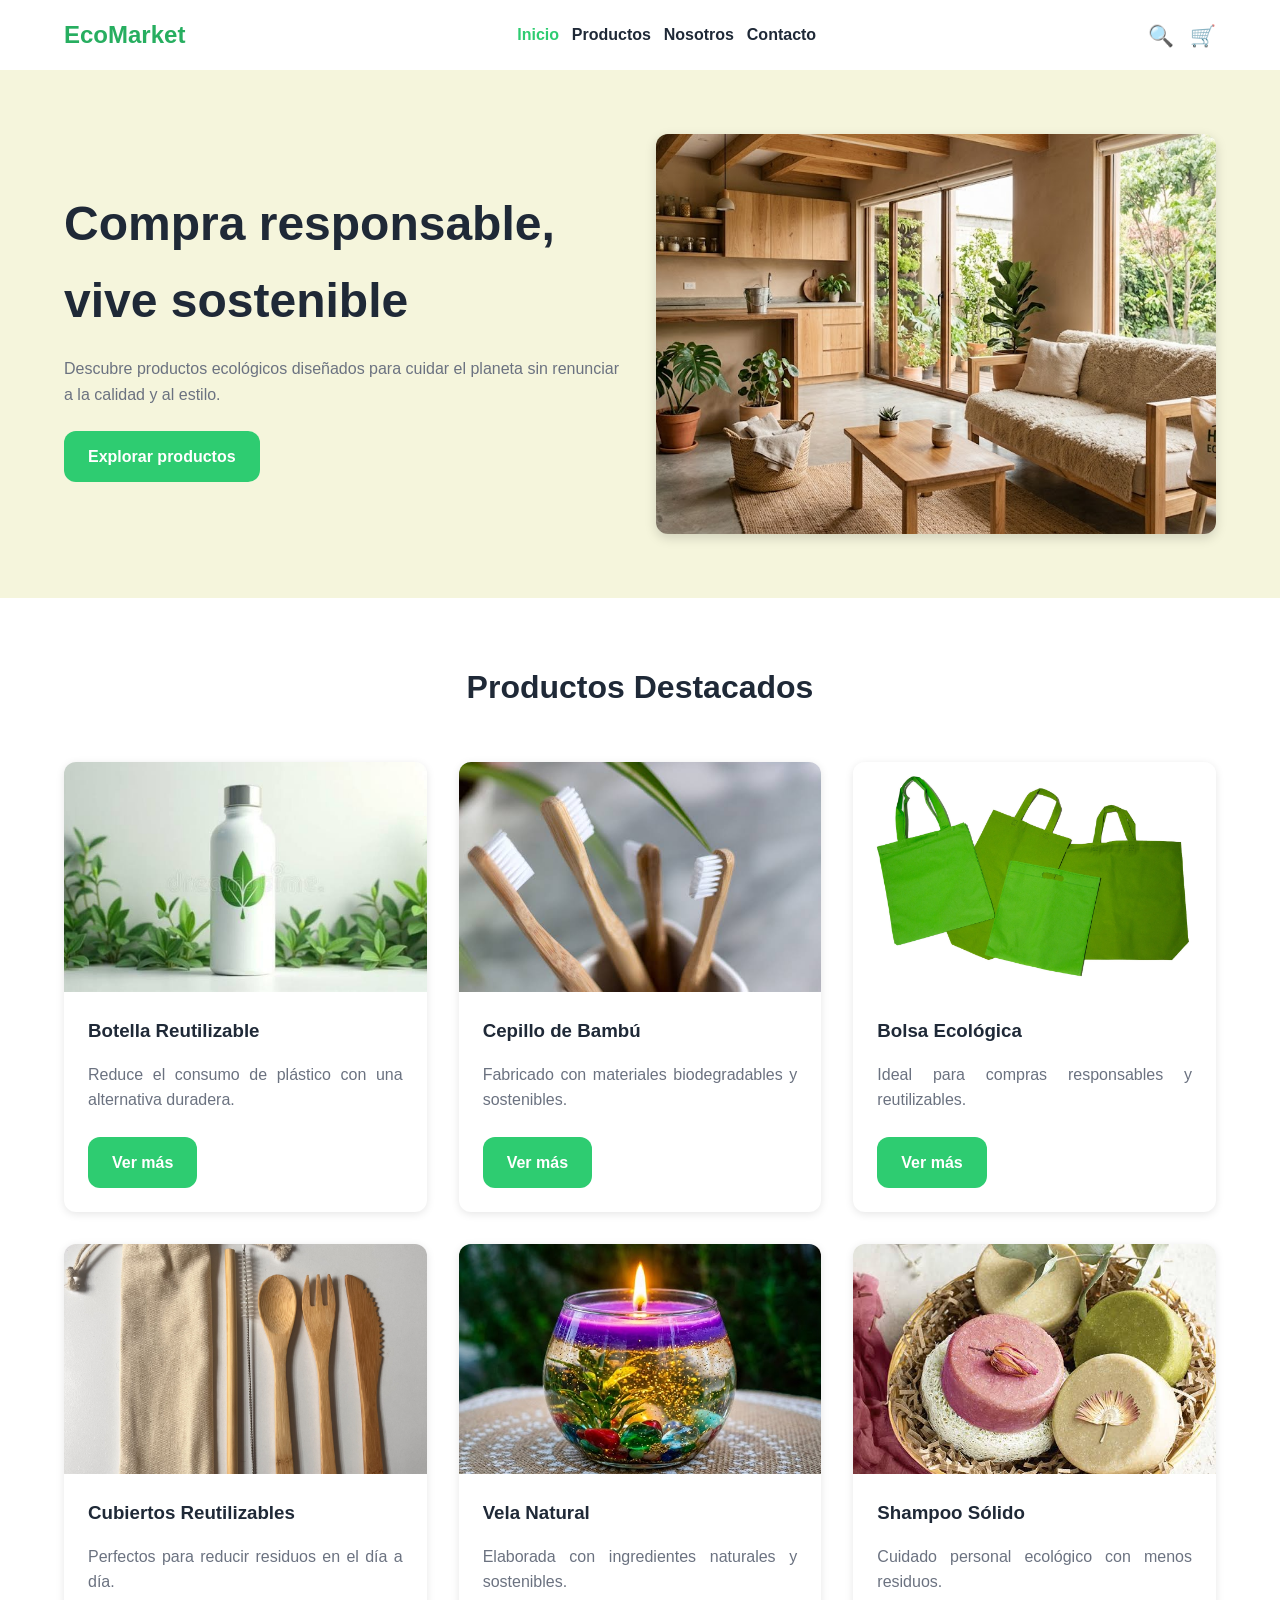
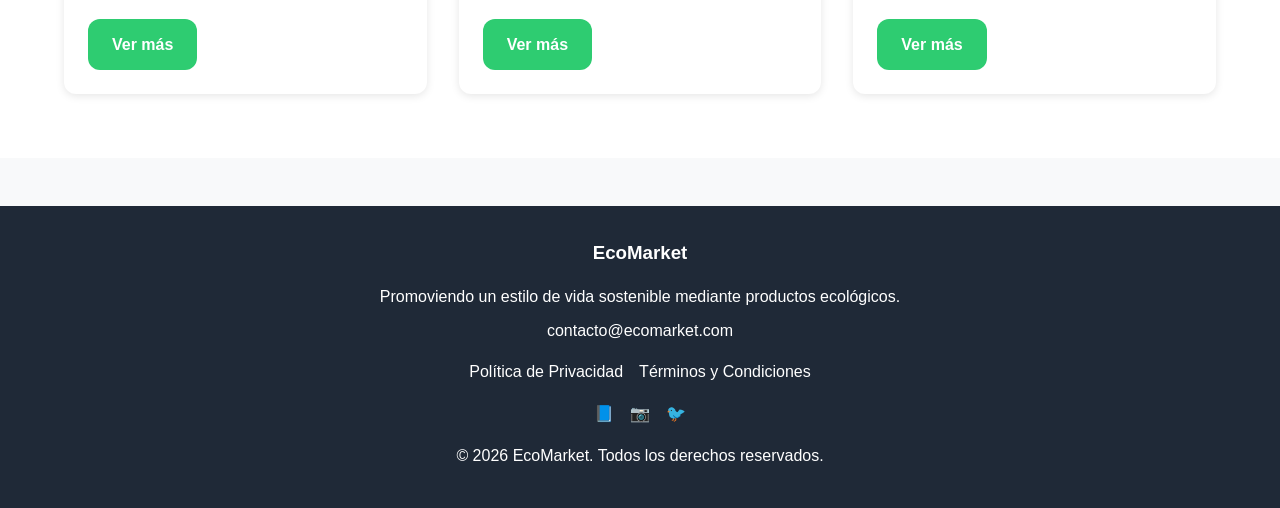
<file: index.html>
<!DOCTYPE html>
<html lang="es">

<head>
    <meta charset="UTF-8">
    <meta name="viewport" content="width=device-width, initial-scale=1.0">
    <meta
        name="description"
        content="Tienda online de productos ecológicos y sostenibles para un estilo de vida responsable."
    >
    <title>EcoMarket | Inicio</title>

    <link rel="stylesheet" href="css/main.css">
    <link rel="stylesheet" href="css/layout.css">
    <link rel="stylesheet" href="css/components.css">
    <link rel="stylesheet" href="css/animations.css">
</head>

<body>

    <header>
        <div class="container">
            <nav class="navbar">

                <h1 class="logo">
                    <a href="index.html">EcoMarket</a>
                </h1>

                <ul class="nav-menu">
                    <li><a href="index.html" class="active">Inicio</a></li>
                    <li><a href="views/products.html">Productos</a></li>
                    <li><a href="views/sobre-nosotros.html">Nosotros</a></li>
                    <li><a href="views/contacto.html">Contacto</a></li>
                </ul>

                <div class="nav-icons">
                    <a href="#" aria-label="Buscar productos">🔍</a>
                    <a href="#" aria-label="Carrito de compras">🛒</a>
                </div>

            </nav>
        </div>
    </header>

    <main>

        <section class="hero">
            <div class="container">

                <div class="hero-content">
                    <h2>Compra responsable, vive sostenible</h2>

                    <p>
                        Descubre productos ecológicos diseñados para cuidar el planeta
                        sin renunciar a la calidad y al estilo.
                    </p>

                    <a href="views/products.html" class="btn">
                        Explorar productos
                    </a>
                </div>

                <div class="hero-image">
                    <img src="img/hero/hero-home.jpg" alt="Productos ecológicos">
                </div>

            </div>
        </section>

        <section class="featured-products">

            <div class="container">

                <h2 class="section-title">Productos Destacados</h2>

                <div class="products-grid">

                    <article class="card">

                        <img src="img/products/product-01.jpg" alt="Botella reutilizable">

                        <div class="card-content">
                            <h3>Botella Reutilizable</h3>
                            <p>
                                Reduce el consumo de plástico con una alternativa duradera.
                            </p>
                            <a href="#" class="btn">Ver más</a>
                        </div>

                    </article>

                    <article class="card">

                        <img src="img/products/product-02.jpg" alt="Cepillo de bambú">

                        <div class="card-content">
                            <h3>Cepillo de Bambú</h3>
                            <p>
                                Fabricado con materiales biodegradables y sostenibles.
                            </p>
                            <a href="#" class="btn">Ver más</a>
                        </div>

                    </article>

                    <article class="card">

                        <img src="img/products/product-03.jpg" alt="Bolsa ecológica">

                        <div class="card-content">
                            <h3>Bolsa Ecológica</h3>
                            <p>
                                Ideal para compras responsables y reutilizables.
                            </p>
                            <a href="#" class="btn">Ver más</a>
                        </div>

                    </article>

                    <article class="card">

                        <img src="img/products/product-04.jpg" alt="Cubiertos reutilizables">

                        <div class="card-content">
                            <h3>Cubiertos Reutilizables</h3>
                            <p>
                                Perfectos para reducir residuos en el día a día.
                            </p>
                            <a href="#" class="btn">Ver más</a>
                        </div>

                    </article>

                    <article class="card">

                        <img src="img/products/product-05.jpg" alt="Vela natural">

                        <div class="card-content">
                            <h3>Vela Natural</h3>
                            <p>
                                Elaborada con ingredientes naturales y sostenibles.
                            </p>
                            <a href="#" class="btn">Ver más</a>
                        </div>

                    </article>

                    <article class="card">

                        <img src="img/products/product-06.jpg" alt="Shampoo sólido">

                        <div class="card-content">
                            <h3>Shampoo Sólido</h3>
                            <p>
                                Cuidado personal ecológico con menos residuos.
                            </p>
                            <a href="#" class="btn">Ver más</a>
                        </div>

                    </article>

                </div>

            </div>

        </section>

    </main>

    <footer>
        <div class="container">

            <h3>EcoMarket</h3>

            <p>
                Promoviendo un estilo de vida sostenible mediante productos ecológicos.
            </p>

            <p>
                contacto@ecomarket.com
            </p>

            <div class="footer-links">
                <a href="#">Política de Privacidad</a>
                <a href="#">Términos y Condiciones</a>
            </div>

            <div class="footer-social">
                <a href="#" aria-label="Facebook">📘</a>
                <a href="#" aria-label="Instagram">📷</a>
                <a href="#" aria-label="Twitter">🐦</a>
            </div>

            <p>
                © 2026 EcoMarket. Todos los derechos reservados.
            </p>

        </div>
    </footer>

</body>

</html>
</file>
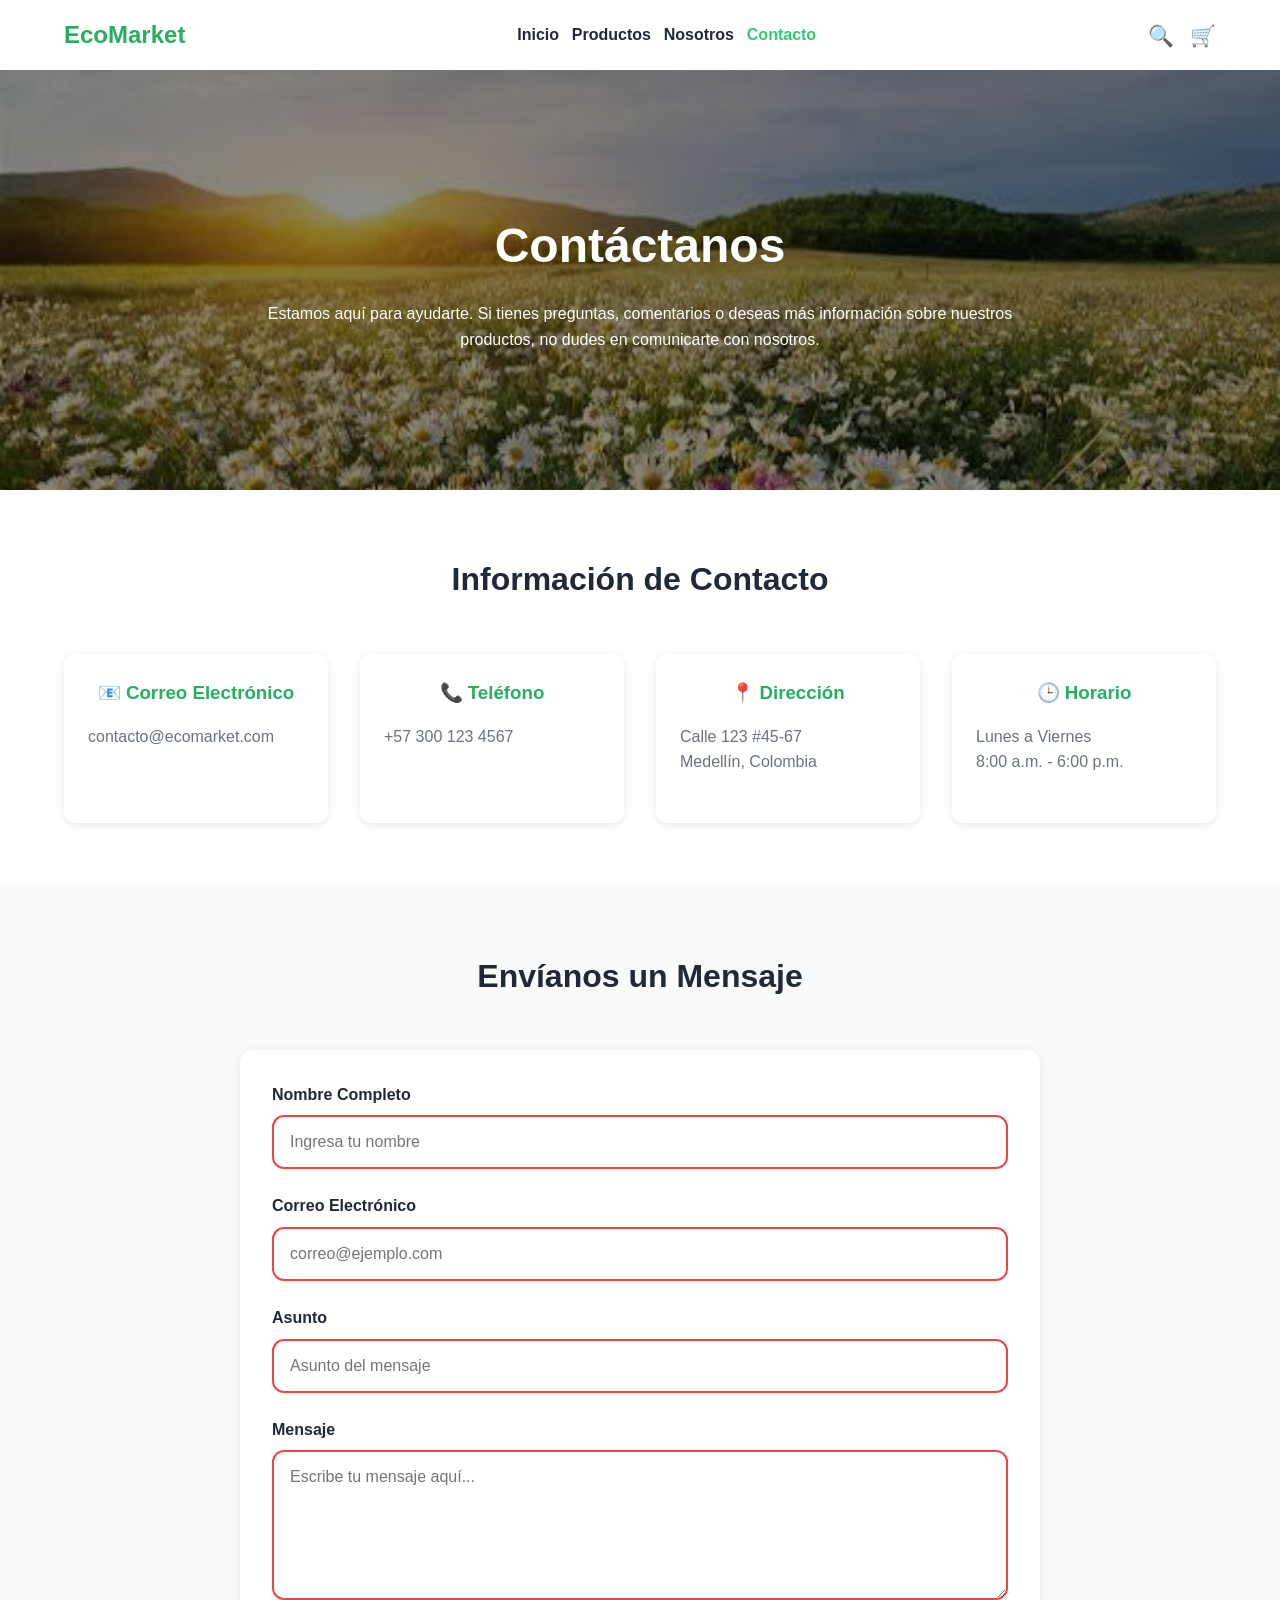
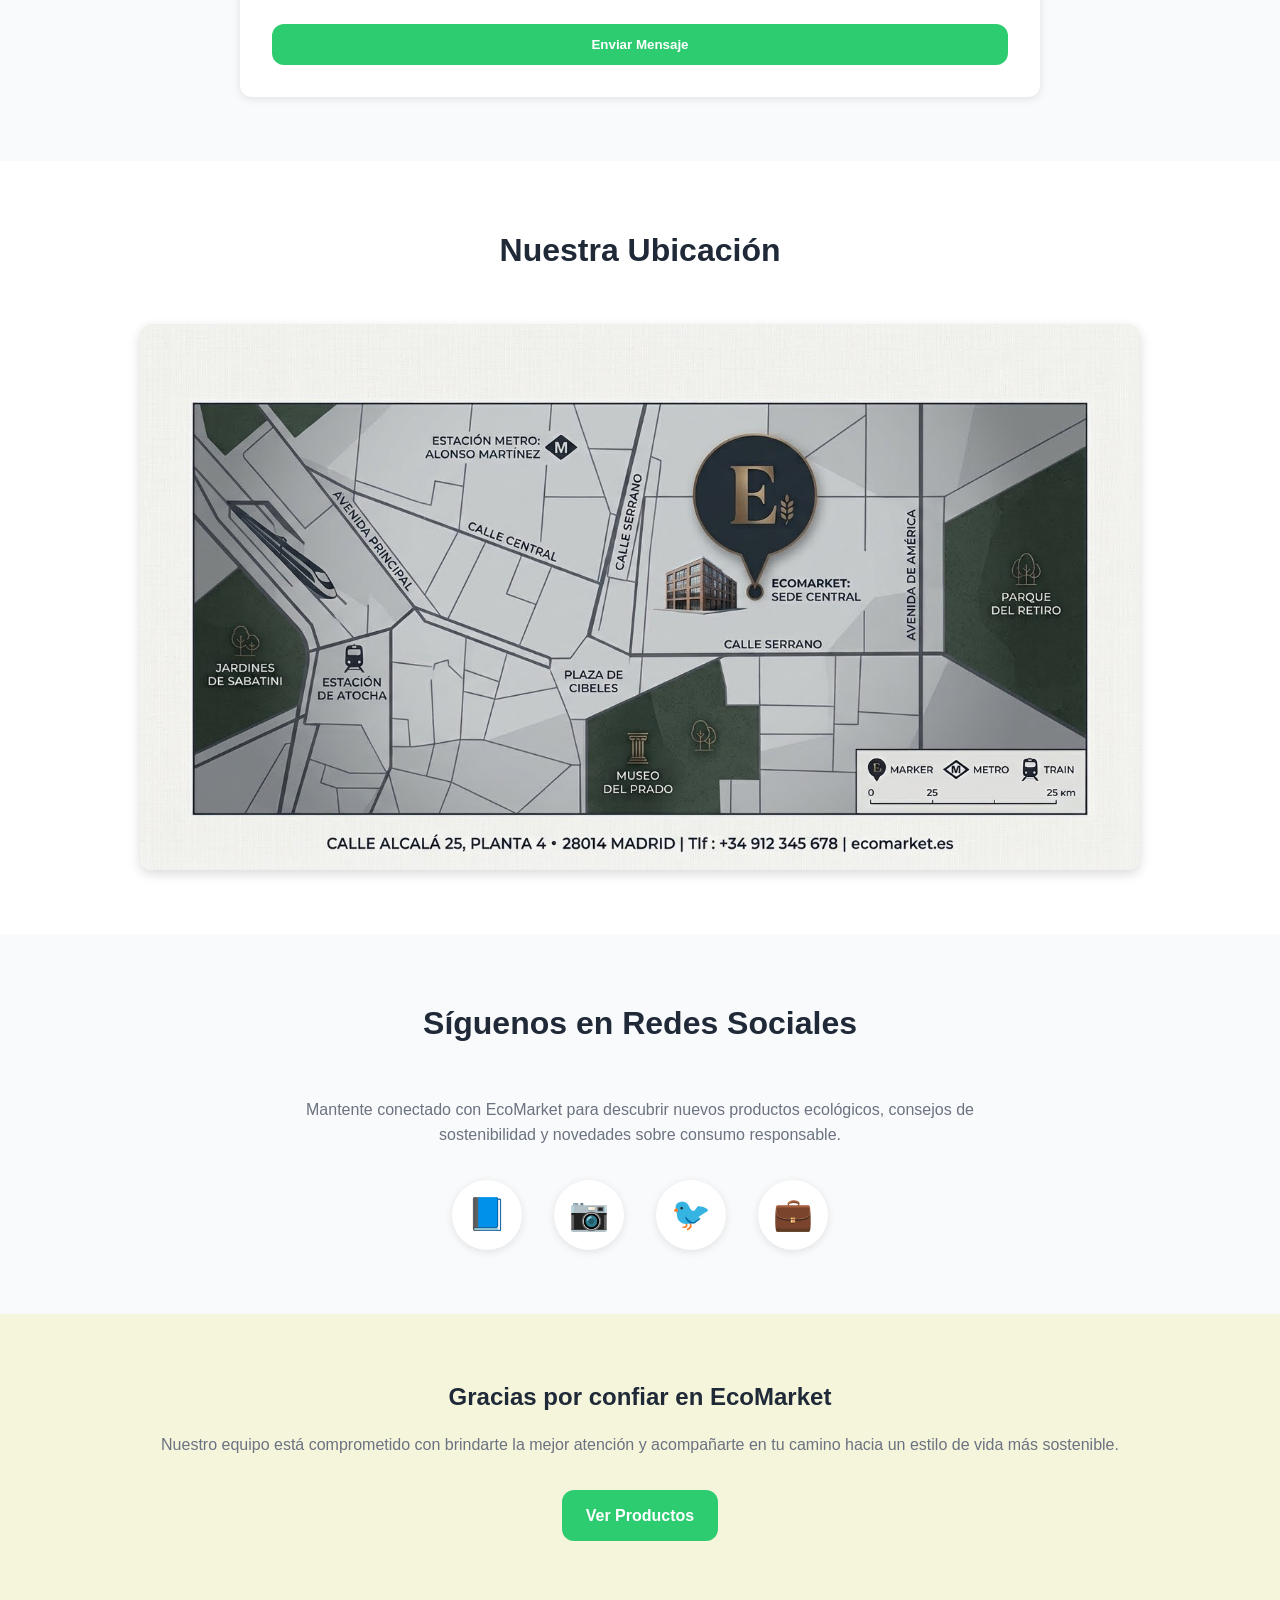
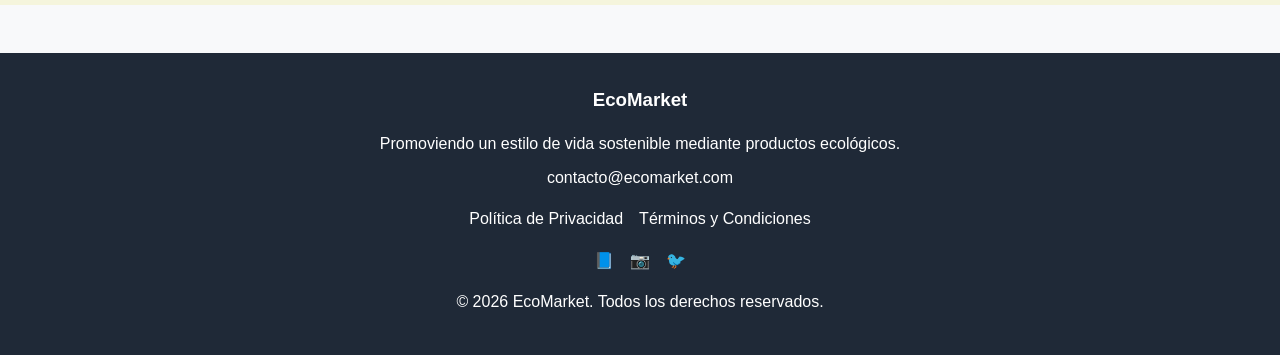
<file: views/contacto.html>
<!DOCTYPE html>
<html lang="es">

<head>
    <meta charset="UTF-8">
    <meta name="viewport" content="width=device-width, initial-scale=1.0">

    <meta
        name="description"
        content="Ponte en contacto con EcoMarket. Resuelve tus dudas, comparte tus comentarios o recibe asesoría sobre nuestros productos ecológicos."
    >

    <title>EcoMarket | Contacto</title>

    <link rel="stylesheet" href="../css/main.css">
    <link rel="stylesheet" href="../css/layout.css">
    <link rel="stylesheet" href="../css/components.css">
    <link rel="stylesheet" href="../css/animations.css">
</head>

<body>

    <header>
        <div class="container">

            <nav class="navbar">

                <h1 class="logo">
                    <a href="../index.html">EcoMarket</a>
                </h1>

                <ul class="nav-menu">
                    <li><a href="../index.html">Inicio</a></li>
                    <li><a href="products.html">Productos</a></li>
                    <li><a href="sobre-nosotros.html">Nosotros</a></li>
                    <li><a href="contacto.html" class="active">Contacto</a></li>
                </ul>

                <div class="nav-icons">
                    <a href="#" aria-label="Buscar productos">🔍</a>
                    <a href="#" aria-label="Carrito de compras">🛒</a>
                </div>

            </nav>

        </div>
    </header>

    <main>

        <section class="contact-hero">
            <div class="container">

                <h2>Contáctanos</h2>

                <p>
                    Estamos aquí para ayudarte. Si tienes preguntas,
                    comentarios o deseas más información sobre nuestros productos,
                    no dudes en comunicarte con nosotros.
                </p>

            </div>
        </section>

        <section class="contact-info">
            <div class="container">

                <h2 class="section-title">
                    Información de Contacto
                </h2>

                <div class="cards-container">

                    <article class="card">
                        <div class="card-content">
                            <h3>📧 Correo Electrónico</h3>
                            <p>contacto@ecomarket.com</p>
                        </div>
                    </article>

                    <article class="card">
                        <div class="card-content">
                            <h3>📞 Teléfono</h3>
                            <p>+57 300 123 4567</p>
                        </div>
                    </article>

                    <article class="card">
                        <div class="card-content">
                            <h3>📍 Dirección</h3>
                            <p>
                                Calle 123 #45-67<br>
                                Medellín, Colombia
                            </p>
                        </div>
                    </article>

                    <article class="card">
                        <div class="card-content">
                            <h3>🕒 Horario</h3>
                            <p>
                                Lunes a Viernes<br>
                                8:00 a.m. - 6:00 p.m.
                            </p>
                        </div>
                    </article>

                </div>

            </div>
        </section>

        <section class="contact-form-section">
            <div class="container">

                <h2 class="section-title">
                    Envíanos un Mensaje
                </h2>

                <form class="contact-form">

                    <div class="form-group">
                        <label for="nombre">Nombre Completo</label>

                        <input
                            type="text"
                            id="nombre"
                            name="nombre"
                            placeholder="Ingresa tu nombre"
                            required
                        >
                    </div>

                    <div class="form-group">
                        <label for="correo">Correo Electrónico</label>

                        <input
                            type="email"
                            id="correo"
                            name="correo"
                            placeholder="correo@ejemplo.com"
                            required
                        >
                    </div>

                    <div class="form-group">
                        <label for="asunto">Asunto</label>

                        <input
                            type="text"
                            id="asunto"
                            name="asunto"
                            placeholder="Asunto del mensaje"
                            required
                        >
                    </div>

                    <div class="form-group">
                        <label for="mensaje">Mensaje</label>

                        <textarea
                            id="mensaje"
                            name="mensaje"
                            rows="6"
                            placeholder="Escribe tu mensaje aquí..."
                            required
                        ></textarea>
                    </div>

                    <button type="submit" class="btn">
                        Enviar Mensaje
                    </button>

                </form>

            </div>
        </section>

        <section class="map-section">

            <div class="container">

                <h2 class="section-title">
                    Nuestra Ubicación
                </h2>

                <div class="map-container">

                    <img
                        src="../img/icons/mapa-ubicacion.jpg"
                        alt="Mapa de ubicación de EcoMarket"
                >

            </div>

            </div>

        </section>
         
        <section class="social-section">

            <div class="container">

                <h2 class="section-title">
                    Síguenos en Redes Sociales
                </h2>

                <p class="social-text">
                    Mantente conectado con EcoMarket para descubrir nuevos productos
                    ecológicos, consejos de sostenibilidad y novedades sobre consumo responsable.
                </p>

                <div class="social-links">

                    <a href="#" class="social-icon" aria-label="Facebook">
                        📘
                    </a>

                    <a href="#" class="social-icon" aria-label="Instagram">
                        📷
                    </a>

                    <a href="#" class="social-icon" aria-label="Twitter">
                        🐦
                    </a>

                    <a href="#" class="social-icon" aria-label="LinkedIn">
                        💼
                    </a>

                </div>

            </div>

        </section>

        <section class="cta-section">
            <div class="container">

                <h2>Gracias por confiar en EcoMarket</h2>

                <p>
                    Nuestro equipo está comprometido con brindarte la mejor atención
                    y acompañarte en tu camino hacia un estilo de vida más sostenible.
                </p>

                <a href="products.html" class="btn">
                    Ver Productos
                </a>

            </div>
        </section>

    </main>

    <footer>
        <div class="container">

            <h3>EcoMarket</h3>

            <p>
                Promoviendo un estilo de vida sostenible mediante productos ecológicos.
            </p>

            <p>
                contacto@ecomarket.com
            </p>

            <div class="footer-links">
                <a href="#">Política de Privacidad</a>
                <a href="#">Términos y Condiciones</a>
            </div>

            <div class="footer-social">
                <a href="#" aria-label="Facebook">📘</a>
                <a href="#" aria-label="Instagram">📷</a>
                <a href="#" aria-label="Twitter">🐦</a>
            </div>

            <p>
                © 2026 EcoMarket. Todos los derechos reservados.
            </p>

        </div>
    </footer>

</body>

</html>
</file>
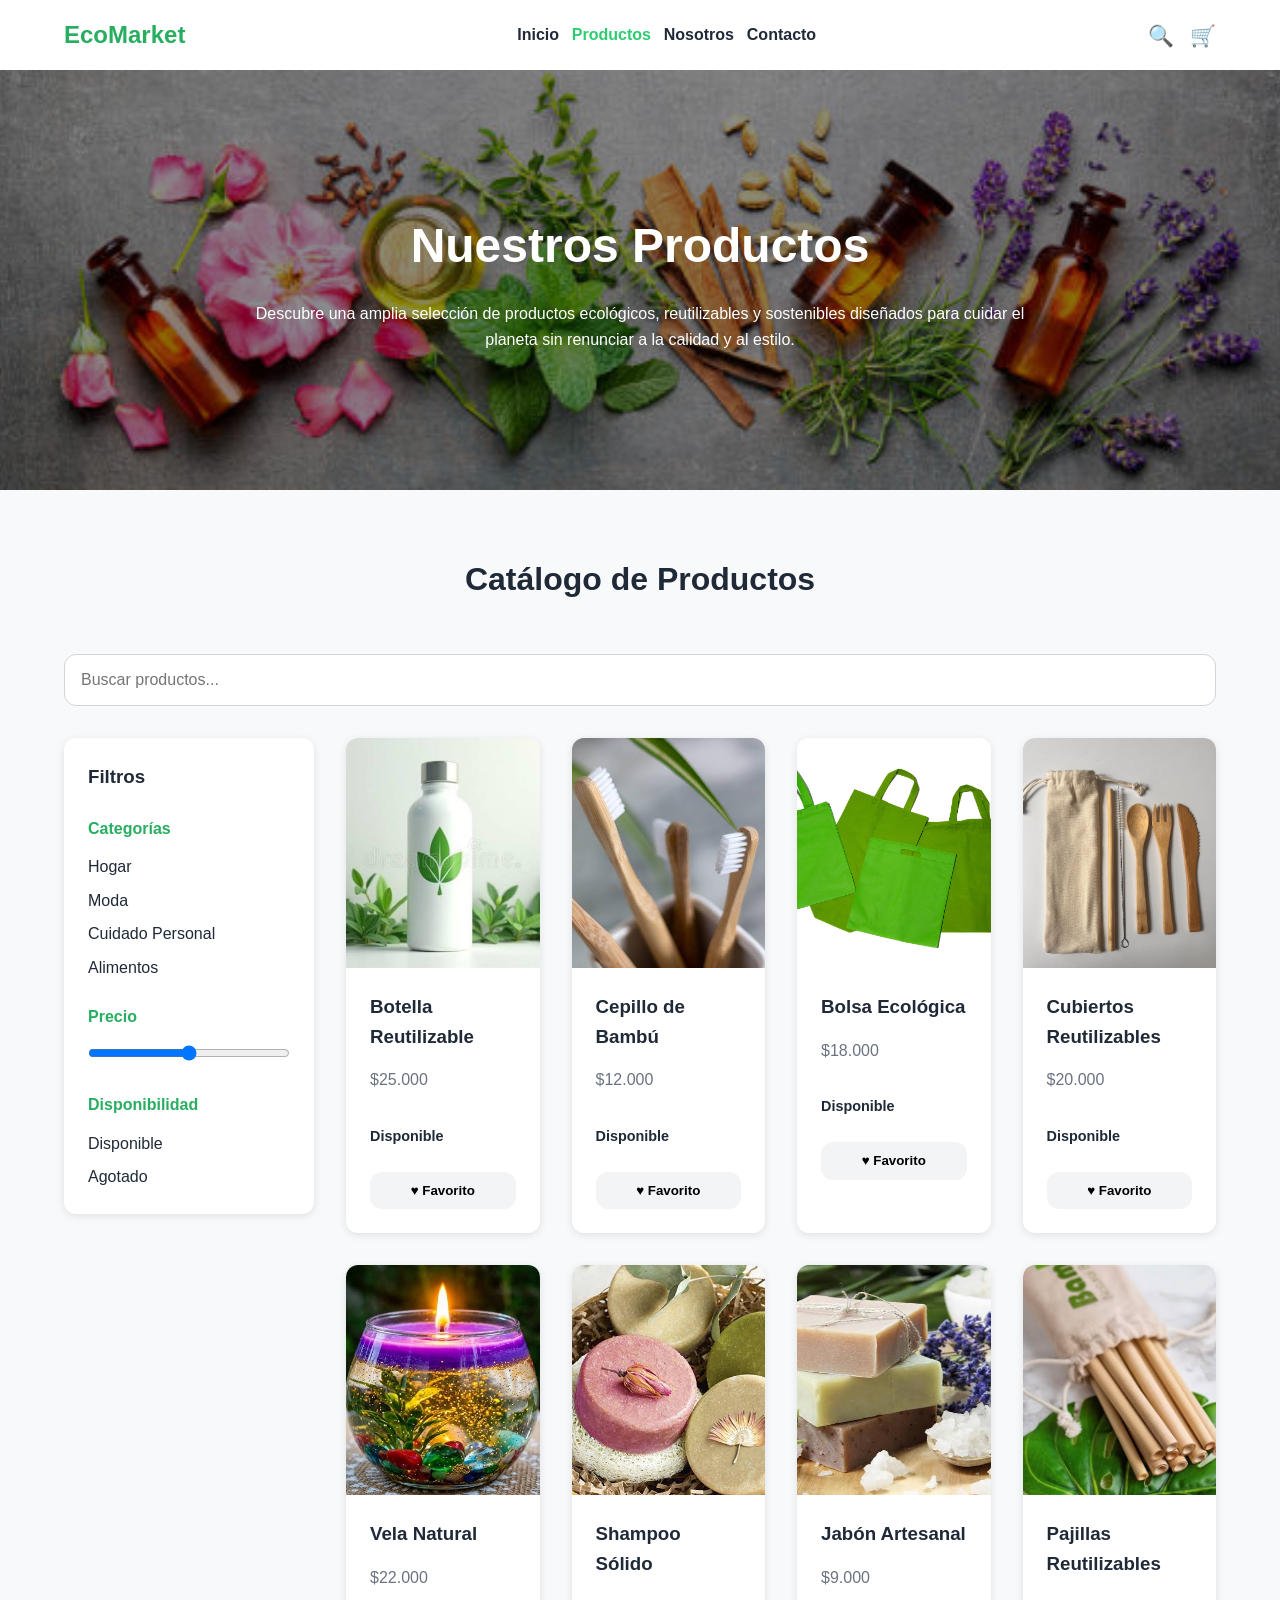
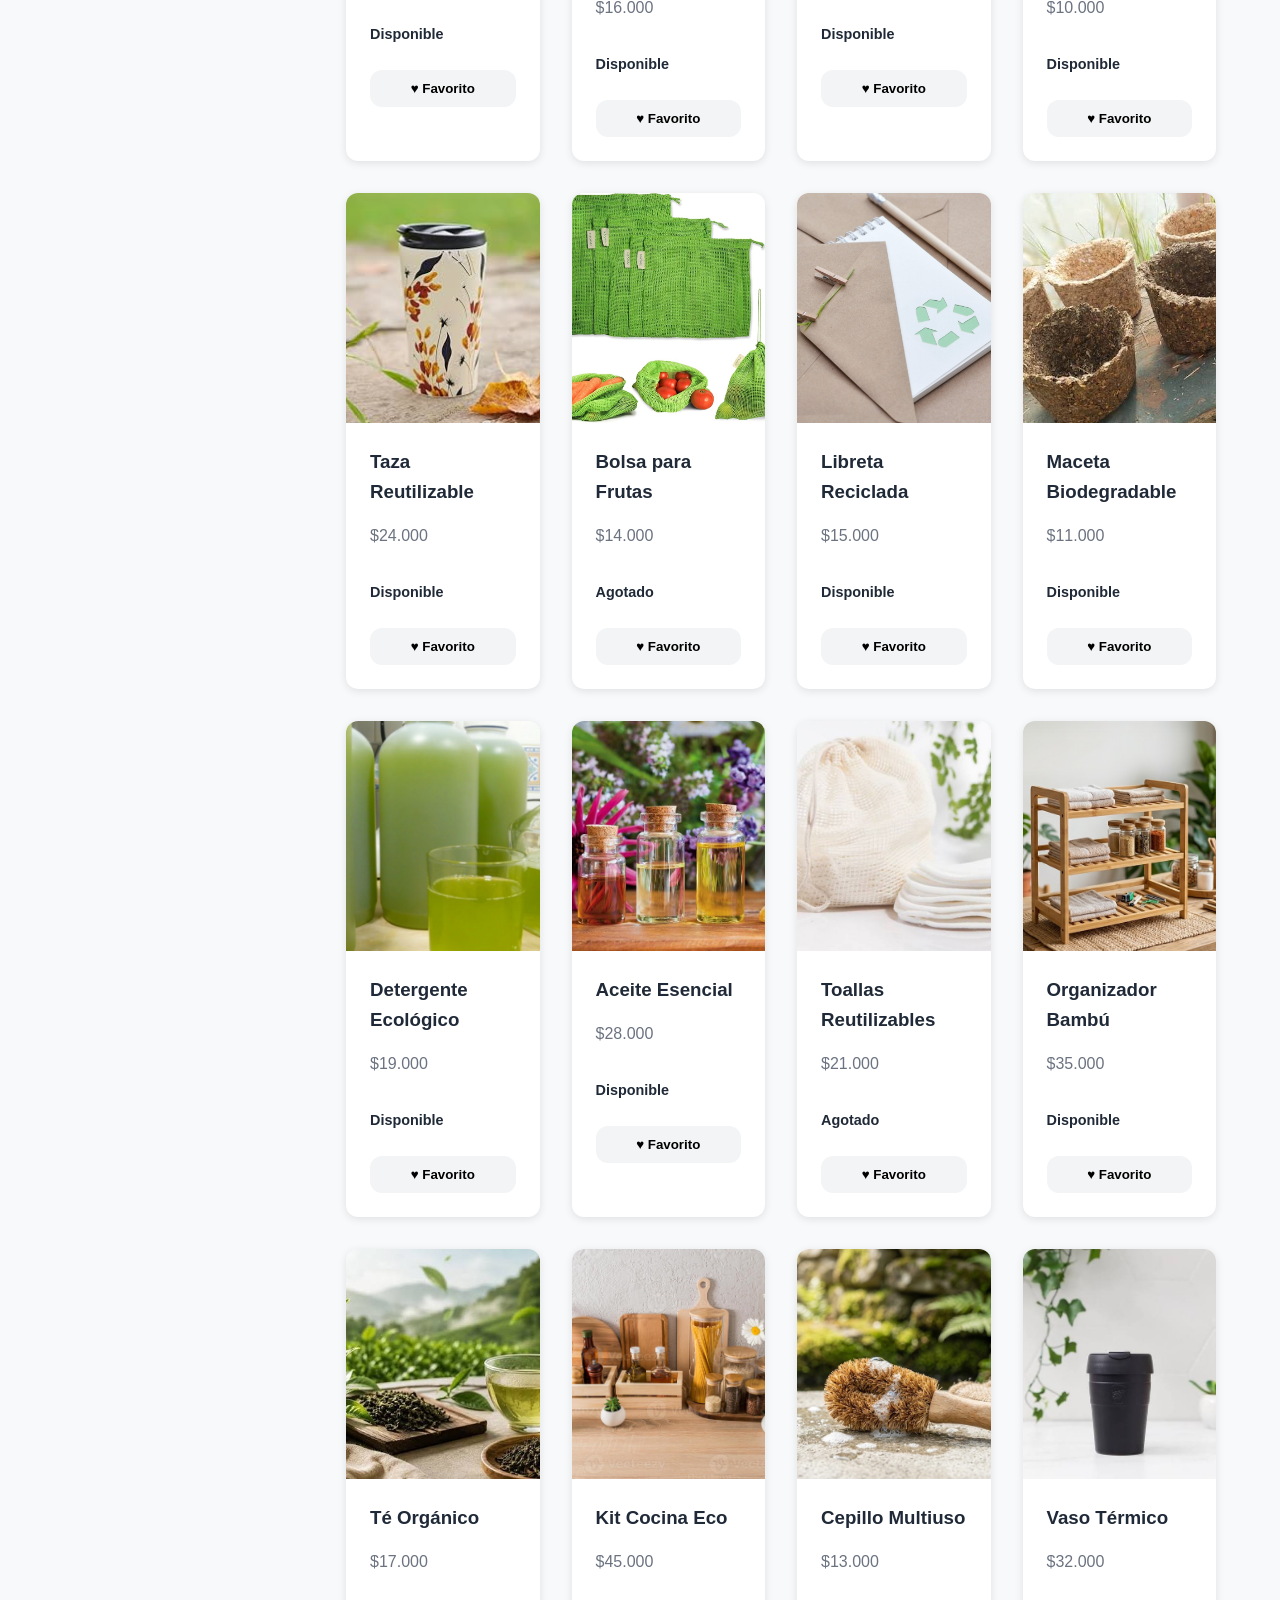
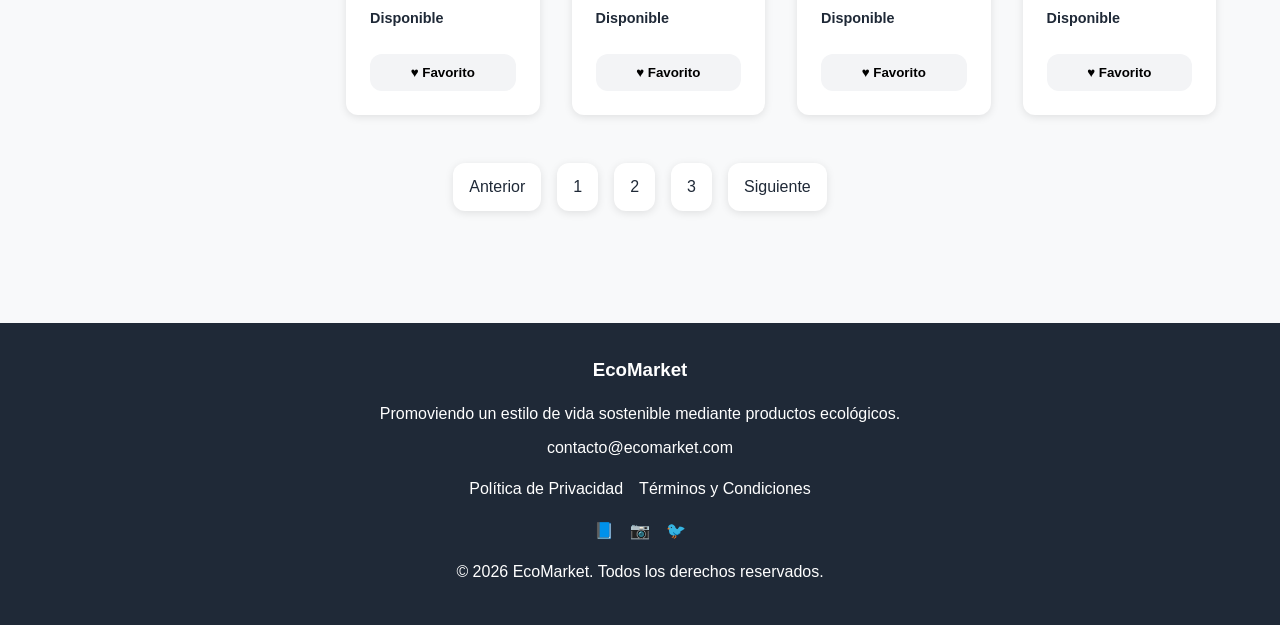
<file: views/products.html>
<!DOCTYPE html>
<html lang="es">

<head>
    <meta charset="UTF-8">
    <meta name="viewport" content="width=device-width, initial-scale=1.0">
    <meta
        name="description"
        content="Catálogo de productos ecológicos y sostenibles de EcoMarket."
    >
    <title>EcoMarket | Productos</title>

    <link rel="stylesheet" href="../css/main.css">
    <link rel="stylesheet" href="../css/layout.css">
    <link rel="stylesheet" href="../css/components.css">
    <link rel="stylesheet" href="../css/animations.css">
</head>

<body>

    <header>
        <div class="container">
            <nav class="navbar">

                <h1 class="logo">
                    <a href="../index.html">EcoMarket</a>
                </h1>

                <ul class="nav-menu">
                    <li><a href="../index.html">Inicio</a></li>
                    <li><a href="products.html" class="active">Productos</a></li>
                    <li><a href="sobre-nosotros.html">Nosotros</a></li>
                    <li><a href="contacto.html">Contacto</a></li>
                </ul>

                <div class="nav-icons">
                    <a href="#" aria-label="Buscar productos">🔍</a>
                    <a href="#" aria-label="Carrito de compras">🛒</a>
                </div>

            </nav>
        </div>
    </header>

    <main>

        <section class="catalog-hero">

            <div class="container">

                <h2>Nuestros Productos</h2>

                <p>
                    Descubre una amplia selección de productos ecológicos,
                    reutilizables y sostenibles diseñados para cuidar el planeta
                    sin renunciar a la calidad y al estilo.
                </p>
            </div>

        </section>

        <section class="catalogo">

            <div class="container">

                <h2 class="section-title">
                    Catálogo de Productos
                </h2>

                <input
                    type="text"
                    placeholder="Buscar productos..."
                    class="search-bar">

                <div class="catalog-layout">

                    <aside class="filters">

                        <h3>Filtros</h3>

                        <h4>Categorías</h4>

                        <ul>
                            <li>Hogar</li>
                            <li>Moda</li>
                            <li>Cuidado Personal</li>
                            <li>Alimentos</li>
                        </ul>

                        <h4>Precio</h4>

                        <input
                            type="range"
                            min="0"
                            max="100"
                            value="50">

                        <h4>Disponibilidad</h4>

                        <ul>
                            <li>Disponible</li>
                            <li>Agotado</li>
                        </ul>

                    </aside>

                    <div class="products-grid">

                        <article class="card">
                            <img src="../img/products/product-01.jpg" alt="Botella reutilizable">

                            <div class="card-content">
                                <h3>Botella Reutilizable</h3>
                                <p>$25.000</p>
                                <span>Disponible</span>

                                <button class="favorite-btn">
                                    ♥ Favorito
                                </button>
                            </div>
                        </article>

                        <article class="card">
                            <img src="../img/products/product-02.jpg" alt="Cepillo de bambú">

                            <div class="card-content">
                                <h3>Cepillo de Bambú</h3>
                                <p>$12.000</p>
                                <span>Disponible</span>

                                <button class="favorite-btn">
                                    ♥ Favorito
                                </button>
                            </div>
                        </article>

                        <article class="card">
                            <img src="../img/products/product-03.jpg" alt="Bolsa ecológica">

                            <div class="card-content">
                                <h3>Bolsa Ecológica</h3>
                                <p>$18.000</p>
                                <span>Disponible</span>

                                <button class="favorite-btn">
                                    ♥ Favorito
                                </button>
                            </div>
                        </article>

                        <article class="card">
                            <img src="../img/products/product-04.jpg" alt="Cubiertos reutilizables">

                            <div class="card-content">
                                <h3>Cubiertos Reutilizables</h3>
                                <p>$20.000</p>
                                <span>Disponible</span>

                                <button class="favorite-btn">
                                    ♥ Favorito
                                </button>
                            </div>
                        </article>

                        <article class="card">
                            <img src="../img/products/product-05.jpg" alt="Vela natural">

                            <div class="card-content">
                                <h3>Vela Natural</h3>
                                <p>$22.000</p>
                                <span>Disponible</span>

                                <button class="favorite-btn">
                                    ♥ Favorito
                                </button>
                            </div>
                        </article>

                        <article class="card">
                            <img src="../img/products/product-06.jpg" alt="Shampoo sólido">

                            <div class="card-content">
                                <h3>Shampoo Sólido</h3>
                                <p>$16.000</p>
                                <span>Disponible</span>

                                <button class="favorite-btn">
                                    ♥ Favorito
                                </button>
                            </div>
                        </article>

                        <article class="card">
                            <img src="../img/products/product-07.jpg" alt="Jabón artesanal">

                            <div class="card-content">
                                <h3>Jabón Artesanal</h3>
                                <p>$9.000</p>
                                <span>Disponible</span>

                                <button class="favorite-btn">
                                    ♥ Favorito
                                </button>
                            </div>
                        </article>

                        <article class="card">
                            <img src="../img/products/product-08.jpg" alt="Pajillas reutilizables">

                            <div class="card-content">
                                <h3>Pajillas Reutilizables</h3>
                                <p>$10.000</p>
                                <span>Disponible</span>

                                <button class="favorite-btn">
                                    ♥ Favorito
                                </button>
                            </div>
                        </article>

                        <article class="card">
                            <img src="../img/products/product-09.jpg" alt="Taza reutilizable">

                            <div class="card-content">
                                <h3>Taza Reutilizable</h3>
                                <p>$24.000</p>
                                <span>Disponible</span>

                                <button class="favorite-btn">
                                    ♥ Favorito
                                </button>
                            </div>
                        </article>

                        <article class="card">
                            <img src="../img/products/product-10.jpg" alt="Bolsa para frutas">

                            <div class="card-content">
                                <h3>Bolsa para Frutas</h3>
                                <p>$14.000</p>
                                <span>Agotado</span>

                                <button class="favorite-btn">
                                    ♥ Favorito
                                </button>
                            </div>
                        </article>

                        <article class="card">
                            <img src="../img/products/product-11.jpg" alt="Libreta reciclada">

                            <div class="card-content">
                                <h3>Libreta Reciclada</h3>
                                <p>$15.000</p>
                                <span>Disponible</span>

                                <button class="favorite-btn">
                                    ♥ Favorito
                                </button>
                            </div>
                        </article>

                        <article class="card">
                            <img src="../img/products/product-12.jpg" alt="Maceta biodegradable">

                            <div class="card-content">
                                <h3>Maceta Biodegradable</h3>
                                <p>$11.000</p>
                                <span>Disponible</span>

                                <button class="favorite-btn">
                                    ♥ Favorito
                                </button>
                            </div>
                        </article>

                        <article class="card">
                            <img src="../img/products/product-13.jpg" alt="Detergente ecológico">

                            <div class="card-content">
                                <h3>Detergente Ecológico</h3>
                                <p>$19.000</p>
                                <span>Disponible</span>

                                <button class="favorite-btn">
                                    ♥ Favorito
                                </button>
                            </div>
                        </article>

                        <article class="card">
                            <img src="../img/products/product-14.jpg" alt="Aceite esencial">

                            <div class="card-content">
                                <h3>Aceite Esencial</h3>
                                <p>$28.000</p>
                                <span>Disponible</span>

                                <button class="favorite-btn">
                                    ♥ Favorito
                                </button>
                            </div>
                        </article>

                        <article class="card">
                            <img src="../img/products/product-15.jpg" alt="Toallas reutilizables">

                            <div class="card-content">
                                <h3>Toallas Reutilizables</h3>
                                <p>$21.000</p>
                                <span>Agotado</span>

                                <button class="favorite-btn">
                                    ♥ Favorito
                                </button>
                            </div>
                        </article>

                        <article class="card">
                            <img src="../img/products/product-16.jpg" alt="Organizador de bambú">

                            <div class="card-content">
                                <h3>Organizador Bambú</h3>
                                <p>$35.000</p>
                                <span>Disponible</span>

                                <button class="favorite-btn">
                                    ♥ Favorito
                                </button>
                            </div>
                        </article>

                        <article class="card">
                            <img src="../img/products/product-17.jpg" alt="Té orgánico">

                            <div class="card-content">
                                <h3>Té Orgánico</h3>
                                <p>$17.000</p>
                                <span>Disponible</span>

                                <button class="favorite-btn">
                                    ♥ Favorito
                                </button>
                            </div>
                        </article>

                        <article class="card">
                            <img src="../img/products/product-18.jpg" alt="Kit cocina ecológico">

                            <div class="card-content">
                                <h3>Kit Cocina Eco</h3>
                                <p>$45.000</p>
                                <span>Disponible</span>

                                <button class="favorite-btn">
                                    ♥ Favorito
                                </button>
                            </div>
                        </article>

                        <article class="card">
                            <img src="../img/products/product-19.jpg" alt="Cepillo multiuso">

                            <div class="card-content">
                                <h3>Cepillo Multiuso</h3>
                                <p>$13.000</p>
                                <span>Disponible</span>

                                <button class="favorite-btn">
                                    ♥ Favorito
                                </button>
                            </div>
                        </article>

                        <article class="card">
                            <img src="../img/products/product-20.jpg" alt="Vaso térmico">

                            <div class="card-content">
                                <h3>Vaso Térmico</h3>
                                <p>$32.000</p>
                                <span>Disponible</span>

                                <button class="favorite-btn">
                                    ♥ Favorito
                                </button>
                            </div>
                        </article>

                    </div>

                </div>

                <div class="pagination">
                    <a href="#">Anterior</a>
                    <a href="#">1</a>
                    <a href="#">2</a>
                    <a href="#">3</a>
                    <a href="#">Siguiente</a>
                </div>

            </div>

        </section>

    </main>

    <footer>
        <div class="container">

            <h3>EcoMarket</h3>

            <p>
                Promoviendo un estilo de vida sostenible mediante productos ecológicos.
            </p>

            <p>
                contacto@ecomarket.com
            </p>

            <div class="footer-links">
                <a href="#">Política de Privacidad</a>
                <a href="#">Términos y Condiciones</a>
            </div>

            <div class="footer-social">
                <a href="#" aria-label="Facebook">📘</a>
                <a href="#" aria-label="Instagram">📷</a>
                <a href="#" aria-label="Twitter">🐦</a>
            </div>

            <p>
                © 2026 EcoMarket. Todos los derechos reservados.
            </p>

        </div>
    </footer>

</body>

</html>
</file>
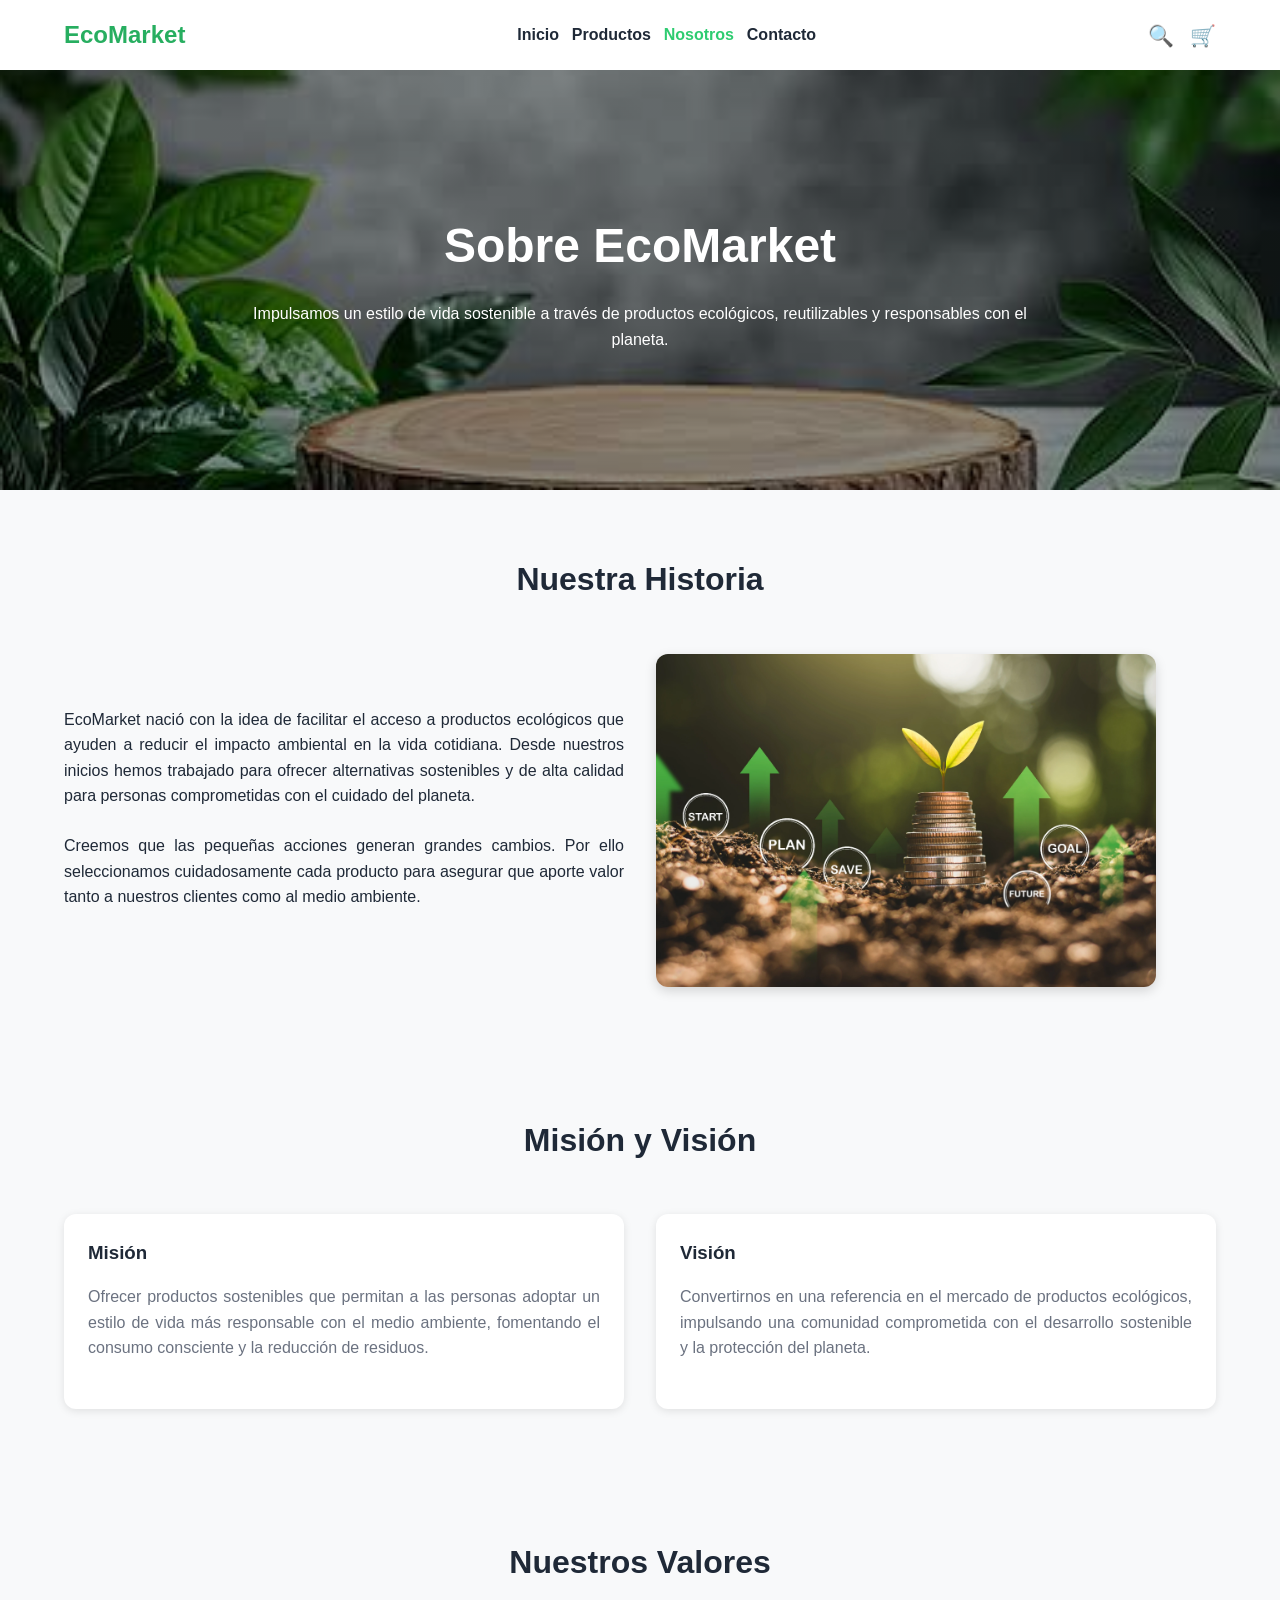
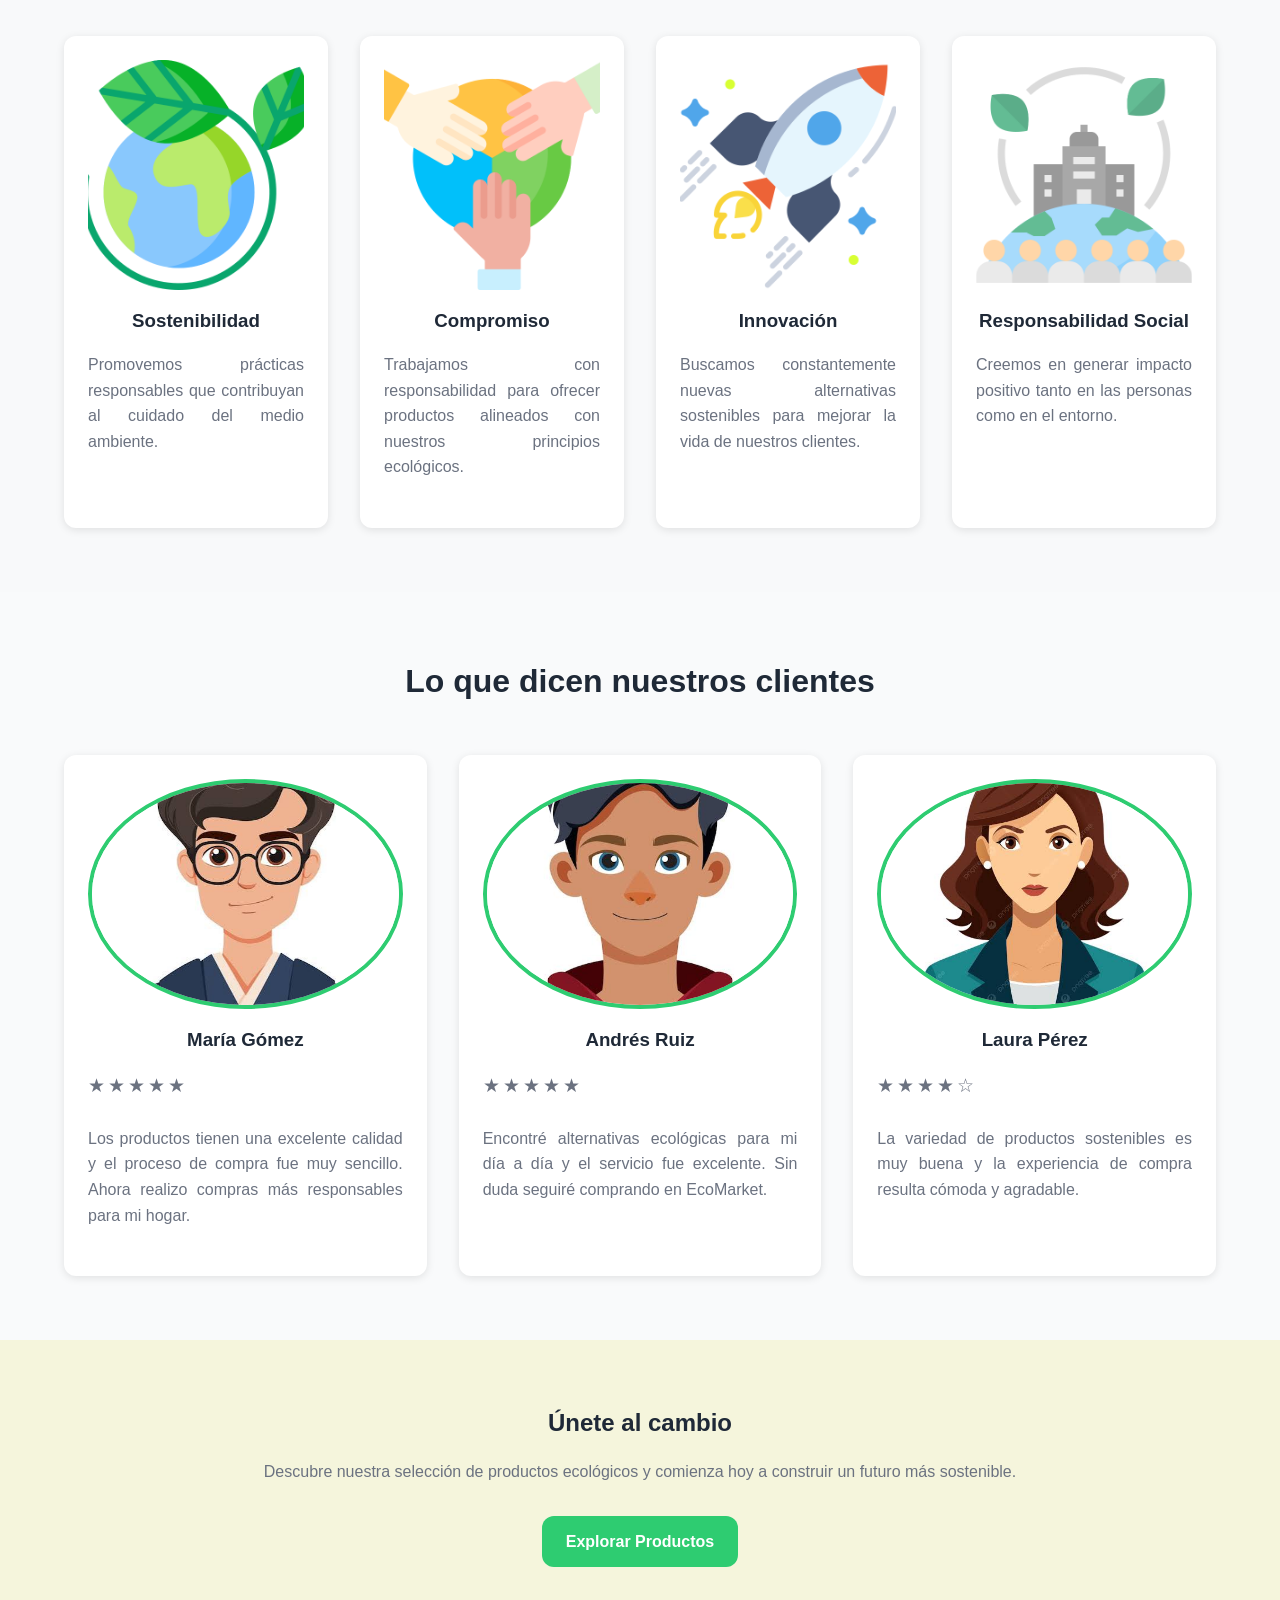
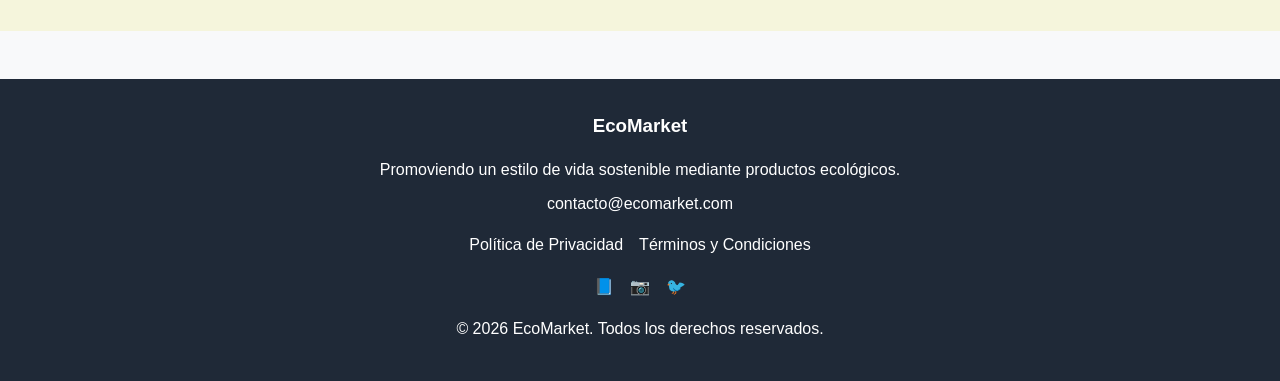
<file: views/sobre-nosotros.html>
<!DOCTYPE html>
<html lang="es">

<head>
    <meta charset="UTF-8">
    <meta name="viewport" content="width=device-width, initial-scale=1.0">

    <meta
        name="description"
        content="Conoce la historia, misión, visión y compromiso sostenible de EcoMarket."
    >

    <title>EcoMarket | Sobre Nosotros</title>

    <link rel="stylesheet" href="../css/main.css">
    <link rel="stylesheet" href="../css/layout.css">
    <link rel="stylesheet" href="../css/components.css">
    <link rel="stylesheet" href="../css/animations.css">
</head>

<body>

    <header>
        <div class="container">

            <nav class="navbar">

                <h1 class="logo">
                    <a href="../index.html">EcoMarket</a>
                </h1>

                <ul class="nav-menu">
                    <li><a href="../index.html">Inicio</a></li>
                    <li><a href="products.html">Productos</a></li>
                    <li><a href="sobre-nosotros.html" class="active">Nosotros</a></li>
                    <li><a href="contacto.html">Contacto</a></li>
                </ul>

                <div class="nav-icons">
                    <a href="#" aria-label="Buscar productos">🔍</a>
                    <a href="#" aria-label="Carrito de compras">🛒</a>
                </div>

            </nav>

        </div>
    </header>

    <main>

        <section class="about-hero">
            <div class="container">

                <h2>Sobre EcoMarket</h2>

                <p>
                    Impulsamos un estilo de vida sostenible a través de productos
                    ecológicos, reutilizables y responsables con el planeta.
                </p>

            </div>
        </section>

        <section class="our-history">

            <div class="container">

                <h2 class="section-title">
                    Nuestra Historia
                </h2>
            <div class="history-content">

                <div class="history-text">

                    <p>
                        EcoMarket nació con la idea de facilitar el acceso a productos
                        ecológicos que ayuden a reducir el impacto ambiental en la vida
                        cotidiana. Desde nuestros inicios hemos trabajado para ofrecer
                        alternativas sostenibles y de alta calidad para personas
                        comprometidas con el cuidado del planeta.
                    </p>

                    <p>
                        Creemos que las pequeñas acciones generan grandes cambios.
                        Por ello seleccionamos cuidadosamente cada producto para
                        asegurar que aporte valor tanto a nuestros clientes como
                        al medio ambiente.
                    </p>

                </div>

                <div class="history-image">
                    <img
                        src="../img/hero/historia.jpg"
                        alt="Historia de EcoMarket"
                    >
                </div>

            </div>

        </section>

        <section class="mission-vision">
            <div class="container">

                <h2 class="section-title">
                    Misión y Visión
                </h2>

                <div class="cards-container">

                    <article class="card">

                        <div class="card-content">

                            <h3>Misión</h3>

                            <p>
                                Ofrecer productos sostenibles que permitan a las personas
                                adoptar un estilo de vida más responsable con el medio
                                ambiente, fomentando el consumo consciente y la reducción
                                de residuos.
                            </p>

                        </div>

                    </article>

                    <article class="card">

                        <div class="card-content">

                            <h3>Visión</h3>

                            <p>
                                Convertirnos en una referencia en el mercado de productos
                                ecológicos, impulsando una comunidad comprometida con
                                el desarrollo sostenible y la protección del planeta.
                            </p>

                        </div>

                    </article>

                </div>

            </div>
        </section>

        <section class="values">

            <div class="container">

                <h2 class="section-title">
                    Nuestros Valores
                </h2>

                <div class="cards-container">

                    <article class="card">

                        <div class="card-content">

                            <img src="../img/icons/sostenibilidad.png"
                                alt="Sostenibilidad"
                                class="value-icon">

                            <h3>Sostenibilidad</h3>

                            <p>
                                Promovemos prácticas responsables que contribuyan
                                al cuidado del medio ambiente.
                            </p>

                        </div>

                    </article>

                    <article class="card">

                        <div class="card-content">

                            <img src="../img/icons/compromiso.png"
                                alt="Compromiso"
                                class="value-icon">

                            <h3>Compromiso</h3>

                            <p>
                                Trabajamos con responsabilidad para ofrecer
                                productos alineados con nuestros principios ecológicos.
                            </p>

                        </div>

                    </article>

                    <article class="card">

                        <div class="card-content">

                            <img src="../img/icons/innovacion.png"
                                alt="Innovación"
                                class="value-icon">

                            <h3>Innovación</h3>

                            <p>
                                Buscamos constantemente nuevas alternativas
                                sostenibles para mejorar la vida de nuestros clientes.
                            </p>

                        </div>

                    </article>

                    <article class="card">

                        <div class="card-content">

                            <img src="../img/icons/responsabilidad-social.png"
                                alt="Responsabilidad Social"
                                class="value-icon">

                            <h3>Responsabilidad Social</h3>

                            <p>
                                Creemos en generar impacto positivo tanto
                                en las personas como en el entorno.
                            </p>

                        </div>

                    </article>

                </div>

            </div>

        </section>

        <section class="testimonials">

            <div class="container">

                <h2 class="section-title">
                    Lo que dicen nuestros clientes
                </h2>

                <div class="cards-container">

                    <article class="card testimonial-card">

                        <div class="card-content">

                            <img
                                src="../img/icons/cliente-01.jpg"
                                alt="Cliente María Gómez"
                                class="testimonial-avatar"
                            >

                            <h3>María Gómez</h3>

                            <p class="stars">★★★★★</p>

                            <p>
                                Los productos tienen una excelente calidad y el proceso
                                de compra fue muy sencillo. Ahora realizo compras más
                                responsables para mi hogar.
                            </p>

                        </div>

                    </article>

                    <article class="card testimonial-card">

                        <div class="card-content">

                            <img
                                src="../img/icons/cliente-02.jpg"
                                alt="Cliente Andrés Ruiz"
                                class="testimonial-avatar"
                            >

                            <h3>Andrés Ruiz</h3>

                            <p class="stars">★★★★★</p>

                            <p>
                                Encontré alternativas ecológicas para mi día a día y
                                el servicio fue excelente. Sin duda seguiré comprando
                                en EcoMarket.
                            </p>

                        </div>

                    </article>

                    <article class="card testimonial-card">

                        <div class="card-content">

                            <img
                                src="../img/icons/cliente-03.jpg"
                                alt="Cliente Laura Pérez"
                                class="testimonial-avatar"
                            >

                            <h3>Laura Pérez</h3>

                            <p class="stars">★★★★☆</p>

                            <p>
                                La variedad de productos sostenibles es muy buena y la
                                experiencia de compra resulta cómoda y agradable.
                            </p>

                        </div>

                    </article>

                </div>

            </div>

        </section>

        <section class="cta-section">

            <div class="container">

                <h2>Únete al cambio</h2>

                <p>
                    Descubre nuestra selección de productos ecológicos y comienza hoy
                    a construir un futuro más sostenible.
                </p>

                <a href="products.html" class="btn">
                    Explorar Productos
                </a>

            </div>

        </section>

    </main>

    <footer>
        <div class="container">

            <h3>EcoMarket</h3>

            <p>
                Promoviendo un estilo de vida sostenible mediante productos ecológicos.
            </p>

            <p>
                contacto@ecomarket.com
            </p>

            <div class="footer-links">
                <a href="#">Política de Privacidad</a>
                <a href="#">Términos y Condiciones</a>
            </div>

            <div class="footer-social">
                <a href="#" aria-label="Facebook">📘</a>
                <a href="#" aria-label="Instagram">📷</a>
                <a href="#" aria-label="Twitter">🐦</a>
            </div>

            <p>
                © 2026 EcoMarket. Todos los derechos reservados.
            </p>

        </div>
    </footer>

</body>

</html>
</file>
<file: css/main.css>
/* ===== RESET ===== */

* {
    margin: 0;
    padding: 0;
    box-sizing: border-box;
}

/* ===== VARIABLES ===== */

:root {
    --color-primary: #2ecc71;
    --color-primary-dark: #27ae60;
    --color-secondary: #f5f5dc;

    --color-text: #1f2937;
    --color-text-light: #6b7280;

    --color-white: #ffffff;
    --color-background: #f8f9fa;

    --shadow-sm: 0 2px 8px rgba(0, 0, 0, 0.1);
    --shadow-md: 0 4px 12px rgba(0, 0, 0, 0.15);

    --radius: 12px;
    --transition: 0.3s ease;
}

/* ===== ESTILOS GENERALES ===== */

body {
    font-family: Arial, Helvetica, sans-serif;
    background-color: var(--color-background);
    color: var(--color-text);
    line-height: 1.6;
}

img {
    max-width: 100%;
    display: block;
}

a {
    text-decoration: none;
    color: inherit;
}

ul {
    list-style: none;
}

button,
input,
textarea {
    font-family: inherit;
}

.container {
    width: 90%;
    max-width: 1200px;
    margin: 0 auto;
}
</file>
<file: css/layout.css>
/* ===== HEADER ===== */

header {
    background-color: var(--color-white);
    box-shadow: var(--shadow-sm);
}

/* ===== MAIN ===== */

main {
    min-height: 80vh;
}

/* ===== FOOTER ===== */

footer {
    background-color: var(--color-text);
    color: var(--color-white);
    padding: 2rem 0;
    margin-top: 3rem;
}

/* ===== SECTIONS ===== */

section {
    padding: 4rem 0;
}

/* ===== NAVBAR ===== */

.navbar {
    display: flex;
    flex-direction: column;
    gap: 1rem;
    padding: 1rem 0;
}

.logo {
    color: var(--color-primary-dark);
}

.nav-menu {
    display: flex;
    flex-direction: column;
    gap: 0.8rem;
}

.nav-menu a {
    font-weight: 600;
}

.nav-icons {
    display: flex;
    gap: 1rem;
    font-size: 1.3rem;
}

/* ===== TABLET ===== */

@media (min-width: 768px) {

    .navbar {
        flex-direction: row;
        justify-content: space-between;
        align-items: center;
    }

    .nav-menu {
        flex-direction: row;
    }
}
</file>
<file: css/components.css>
/* ===== BOTONES ===== */

.btn {
    display: inline-block;
    background-color: var(--color-primary);
    color: var(--color-white);
    padding: 0.8rem 1.5rem;
    border-radius: var(--radius);
    transition: var(--transition);
    font-weight: 600;
}

.btn:hover {
    background-color: var(--color-primary-dark);
}

/* ===== ENLACE ACTIVO ===== */

.active {
    color: var(--color-primary);
    font-weight: 700;
}

/* ===== TITULOS ===== */

.section-title {
    text-align: center;
    margin-bottom: 3rem;
    font-size: 2rem;
}

/* ===== HERO HOME ===== */

.hero {
    background-color: var(--color-secondary);
}

.hero .container {
    display: grid;
    gap: 2rem;
    align-items: center;
}

.hero-content h2 {
    font-size: 2rem;
    margin-bottom: 1rem;
}

.hero-content p {
    margin-bottom: 1.5rem;
    color: var(--color-text-light);
}

.hero-image img {
    width: 100%;
    height: 400px;
    object-fit: cover;
    border-radius: var(--radius);
    box-shadow: var(--shadow-md);
}

/* ===== SOBRE NOSOTROS ===== */

.about-hero {
    background:
        linear-gradient(
            rgba(0, 0, 0, 0.45),
            rgba(0, 0, 0, 0.45)
        ),
        url("../img/hero/sobre-nosotros-hero.jpg");

    background-size: cover;
    background-position: center;
    background-repeat: no-repeat;

    min-height: 420px;

    display: flex;
    align-items: center;
    justify-content: center;

    text-align: center;
    color: var(--color-white);
}

.about-hero h2 {
    font-size: 3rem;
    margin-bottom: 1rem;
    color: var(--color-white);
}

.about-hero p {
    max-width: 800px;
    margin: 0 auto;
    color: var(--color-white);
}

.cards-container {
    display: grid;
    gap: 2rem;
}

.history-content {
    display: flex;
    flex-direction: column;
    gap: 2rem;
    align-items: center;
}

.history-image img {
    width: 100%;
    max-width: 500px;
    border-radius: var(--radius);
    box-shadow: var(--shadow-md);
}

.history-text p {
    margin-bottom: 1.5rem;
    text-align: justify;
}

.value-icon {
    width: 70px;
    height: 70px;
    object-fit: contain;
    margin-bottom: 1rem;
}

.values .card {
    text-align: center;
}

/* ===== TESTIMONIOS ===== */

.testimonials {
    background-color: #f9fafb;
}

.testimonial-card {
    text-align: center;
}

.testimonial-avatar {
    width: 90px;
    height: 90px;
    object-fit: cover;
    border-radius: 50%;
    margin-bottom: 1rem;
    border: 4px solid var(--color-primary);
}

.stars {
    color: #f4b400;
    font-size: 1.2rem;
    letter-spacing: 3px;
    margin-bottom: 1rem;
}

.cta-section {
    text-align: center;
    background-color: var(--color-secondary);
}

.cta-section h2 {
    margin-bottom: 1rem;
}

.cta-section p {
    margin-bottom: 2rem;
    color: var(--color-text-light);
}

/* ===================================
   CONTACTO
=================================== */

.contact-hero {
    background:
        linear-gradient(
            rgba(0, 0, 0, 0.45),
            rgba(0, 0, 0, 0.45)
        ),
        url("../img/hero/contacto-hero.jpg");

    background-size: cover;
    background-position: center;
    background-repeat: no-repeat;

    min-height: 420px;

    display: flex;
    align-items: center;
    justify-content: center;

    text-align: center;
    color: var(--color-white);
}

.contact-hero h2 {
    font-size: 3rem;
    margin-bottom: 1rem;
    color: var(--color-white);
}

.contact-hero p {
    max-width: 800px;
    margin: 0 auto;
    color: var(--color-white);
}

.contact-info {
    background-color: var(--color-white);
}

.contact-info .card {
    text-align: center;
}

.contact-info .card-content h3 {
    color: var(--color-primary-dark);
}

.contact-form-section {
    background-color: #f9fafb;
}

.contact-form {
    max-width: 800px;
    margin: 0 auto;
    padding: 2rem;
    background-color: var(--color-white);
    border-radius: var(--radius);
    box-shadow: var(--shadow-sm);
}

.form-group {
    display: flex;
    flex-direction: column;
    margin-bottom: 1.5rem;
}

.form-group label {
    margin-bottom: 0.5rem;
    font-weight: 600;
    color: var(--color-text);
}

.form-group input,
.form-group textarea {
    padding: 1rem;
    border: 1px solid #d1d5db;
    border-radius: var(--radius);
    font-size: 1rem;
    font-family: inherit;
    transition: var(--transition);
}

.form-group input:focus,
.form-group textarea:focus {
    outline: none;
    border-color: var(--color-primary);
}

.form-group textarea {
    resize: vertical;
    min-height: 150px;
}

.form-group input:valid,
.form-group textarea:valid {
    border: 2px solid #22c55e;
}

.form-group input:invalid,
.form-group textarea:invalid {
    border: 2px solid #ef4444;
}

.contact-form .btn {
    width: 100%;
    border: none;
    cursor: pointer;
}

/* ===== MAPA ===== */

.map-section {
    background-color: var(--color-white);
}

.map-container {
    max-width: 1000px;
    margin: 0 auto;
}

.map-container img {
    width: 100%;
    border-radius: var(--radius);
    box-shadow: var(--shadow-md);
}

/* ===== REDES SOCIALES ===== */

.social-section {
    text-align: center;
    background-color: #f9fafb;
}

.social-text {
    max-width: 700px;
    margin: 0 auto 2rem;
    color: var(--color-text-light);
}

.social-links {
    display: flex;
    justify-content: center;
    align-items: center;
    gap: 2rem;
    flex-wrap: wrap;
}

.social-icon {
    width: 70px;
    height: 70px;
    border-radius: 50%;
    background-color: var(--color-white);
    box-shadow: var(--shadow-sm);

    display: flex;
    align-items: center;
    justify-content: center;

    font-size: 2rem;
    text-decoration: none;

    transition: var(--transition);
}

/* ===== PRODUCTOS ===== */

.featured-products {
    background-color: var(--color-white);
}

.products-grid {
    display: grid;
    grid-template-columns: 1fr;
    gap: 2rem;
}

.card {
    background-color: var(--color-white);
    border-radius: var(--radius);
    overflow: hidden;
    box-shadow: var(--shadow-sm);
}

.card img {
    width: 100%;
    height: 230px;
    object-fit: cover;
}

.card-content {
    padding: 1.5rem;
}

.card-content h3 {
    margin-bottom: 1rem;
}

.card-content p {
    margin-bottom: 1.5rem;
    color: var(--color-text-light);
    text-align: justify;
}

/* ===== FOOTER ===== */

footer {
    text-align: center;
}

footer h3 {
    margin-bottom: 1rem;
}

footer p {
    margin-bottom: 0.5rem;
}

.footer-links,
.footer-social {
    display: flex;
    justify-content: center;
    gap: 1rem;
    flex-wrap: wrap;
    margin: 1rem 0;
}

.footer-links a,
.footer-social a {
    color: var(--color-white);
    text-decoration: none;
}

.footer-links a:hover,
.footer-social a:hover {
    color: var(--color-primary);
}

/* ===== HERO CATALOGO ===== */

.catalog-hero {
    background:
        linear-gradient(
            rgba(0, 0, 0, 0.45),
            rgba(0, 0, 0, 0.45)
        ),
        url("../img/hero/catalogo-hero.jpg");

    background-size: cover;
    background-position: center;
    background-repeat: no-repeat;

    min-height: 420px;

    display: flex;
    align-items: center;
    justify-content: center;

    text-align: center;

    color: var(--color-white);
}

.catalog-hero h2 {
    font-size: 3rem;
    margin-bottom: 1rem;
    color: var(--color-white);
}

.catalog-hero p {
    max-width: 800px;
    margin: 0 auto;
    color: var(--color-white);
}

/* ===================================
   CATALOGO
=================================== */

.catalog-layout {
    display: grid;
    gap: 2rem;
}

.search-bar {
    width: 100%;
    padding: 1rem;
    margin-bottom: 2rem;
    border: 1px solid #d1d5db;
    border-radius: var(--radius);
    font-size: 1rem;
}

.filters {
    background-color: var(--color-white);
    padding: 1.5rem;
    border-radius: var(--radius);
    box-shadow: var(--shadow-sm);
}

.filters h3 {
    margin-bottom: 1rem;
}

.filters h4 {
    margin-top: 1.5rem;
    margin-bottom: 0.8rem;
    color: var(--color-primary-dark);
}

.filters ul {
    display: flex;
    flex-direction: column;
    gap: 0.5rem;
}

.filters input[type="range"] {
    width: 100%;
}

.favorite-btn {
    margin-top: 1rem;
    width: 100%;
    padding: 0.7rem;
    border: none;
    border-radius: var(--radius);
    background-color: #f3f4f6;
    cursor: pointer;
    font-weight: 600;
}

.favorite-btn:active {
    background-color: #ffb3c1;
    color: #b91c1c;
}

.card-content span {
    display: inline-block;
    margin-top: 0.5rem;
    margin-bottom: 0.5rem;
    font-size: 0.9rem;
    font-weight: 600;
}

.pagination {
    display: flex;
    justify-content: center;
    flex-wrap: wrap;
    gap: 1rem;
    margin-top: 3rem;
}

.pagination a {
    padding: 0.7rem 1rem;
    background-color: var(--color-white);
    border-radius: var(--radius);
    box-shadow: var(--shadow-sm);
}

/* ===================================
   TABLET
=================================== */

@media (min-width: 768px) {

    .hero .container {
        grid-template-columns: 1fr 1fr;
    }

    .products-grid {
        grid-template-columns: repeat(2, 1fr);
    }

    .catalog-layout {
        grid-template-columns: 250px 1fr;
        align-items: start;
    }

    .filters {
        position: sticky;
        top: 20px;
    }

    .cards-container {
        grid-template-columns: repeat(2, 1fr);
    }

    .contact-info .cards-container {
        grid-template-columns: repeat(2, 1fr);
    }

    .history-content {
        flex-direction: row;
        align-items: center;
    }

    .history-image,
    .history-text {
        flex: 1;
    }
}

/* ===================================
   DESKTOP
=================================== */

@media (min-width: 1024px) {

    .hero-content h2 {
        font-size: 3rem;
    }

    .featured-products .products-grid {
        grid-template-columns: repeat(3, 1fr);
    }

    .catalog-layout .products-grid {
        grid-template-columns: repeat(4, 1fr);
    }

    .values .cards-container {
        grid-template-columns: repeat(4, 1fr);
    }

    .testimonials .cards-container {
        grid-template-columns: repeat(3, 1fr);
    }

    .contact-info .cards-container {
        grid-template-columns: repeat(4, 1fr);
    }
}
</file>
<file: css/animations.css>
/* ===== TRANSICIONES GENERALES ===== */

* {
    transition: var(--transition);
}

/* ===== HOVER TARJETAS ===== */

.card:hover {
    transform: translateY(-8px);
    box-shadow: var(--shadow-md);
}

/* ===== BOTONES ===== */

.btn:hover {
    transform: scale(1.05);
}

/* ===== ICONOS REDES ===== */

.social-icon:hover {
    transform: scale(1.2);
}
</file>
